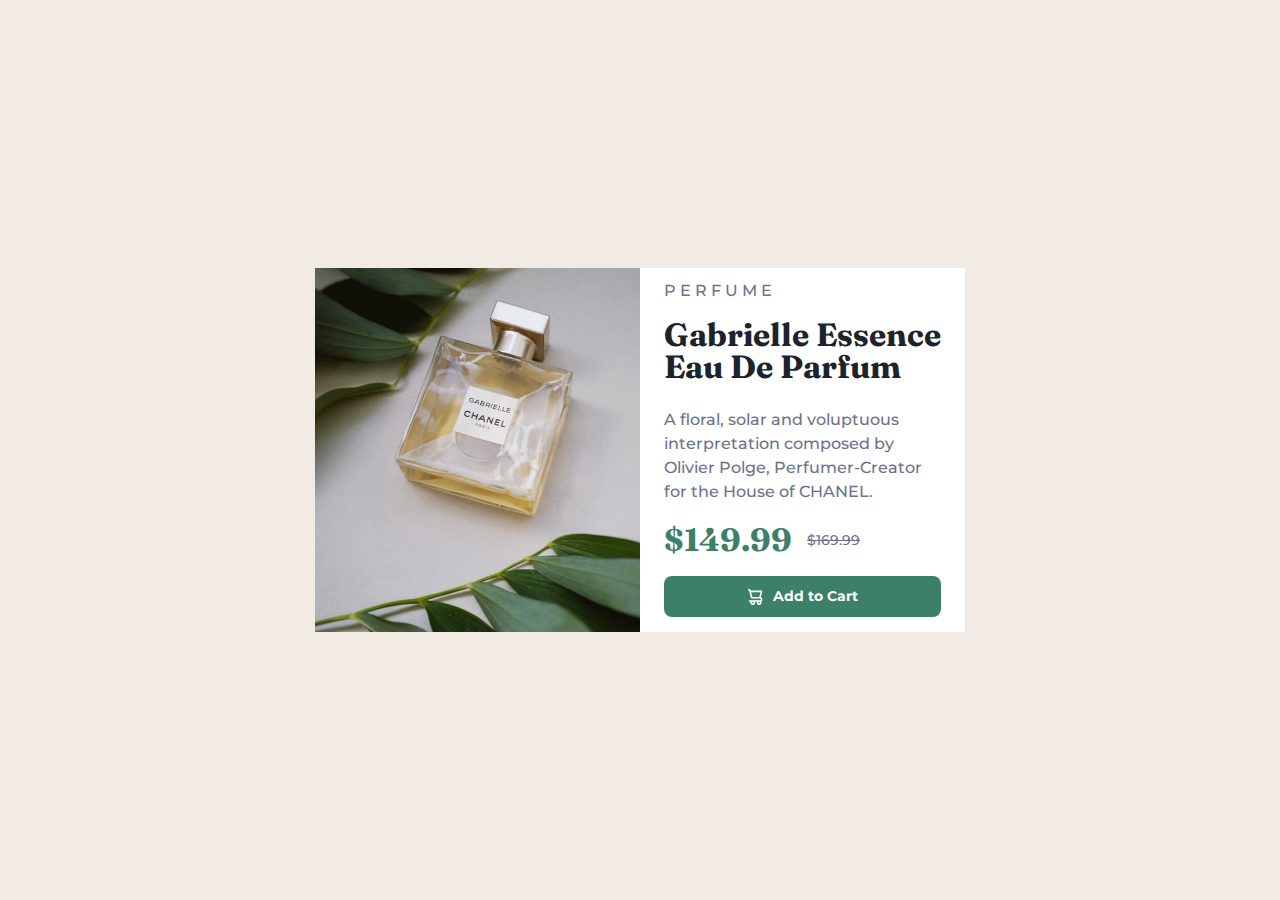
<file: index.html>
<!DOCTYPE html>
<html lang="en">

<head>
    <meta charset="UTF-8">
    <meta name="viewport" content="width=device-width, initial-scale=1.0">
    <!-- displays site properly based on user's device -->
    <link href="https://fonts.googleapis.com/css2?family=Fraunces:wght@700&family=Montserrat:wght@500;700&display=swap" rel="stylesheet">
    <link rel="stylesheet" href="style.css">
    <link rel="icon" type="image/png" sizes="32x32" href="./images/favicon-32x32.png">

    <title>Frontend Mentor | Product preview card component</title>
</head>

<body>

    <main class="card">
        <section class="card_img"></section>
        <section class="card_content">
            <p class="card_name">Perfume</p>
            <h1 class="card_header">Gabrielle Essence Eau De Parfum</h1>
            <p class="card_description">
                A floral, solar and voluptuous interpretation composed by Olivier Polge,
                Perfumer-Creator for the House of CHANEL.
            </p>
            <section class="card_price">
                <span class="new_price">$149.99</span>
                <span class="old_price">$169.99</span>
            </section>
            <a href="#" class="card_btn"><svg width="15" height="16" xmlns="http://www.w3.org/2000/svg"><path d="M14.383 10.388a2.397 2.397 0 0 0-1.518-2.222l1.494-5.593a.8.8 0 0 0-.144-.695.8.8 0 0 0-.631-.28H2.637L2.373.591A.8.8 0 0 0 1.598 0H0v1.598h.983l1.982 7.4a.8.8 0 0 0 .799.59h8.222a.8.8 0 0 1 0 1.599H1.598a.8.8 0 1 0 0 1.598h.943a2.397 2.397 0 1 0 4.507 0h1.885a2.397 2.397 0 1 0 4.331-.376 2.397 2.397 0 0 0 1.12-2.021ZM11.26 7.99H4.395L3.068 3.196h9.477L11.26 7.991Zm-6.465 6.392a.8.8 0 1 1 0-1.598.8.8 0 0 1 0 1.598Zm6.393 0a.8.8 0 1 1 0-1.598.8.8 0 0 1 0 1.598Z" fill="#FFF"/></svg> <span>Add to Cart</span></a>
        </section>
    </main>
</body>

</html>
</file>
<file: style.css>
/* http://meyerweb.com/eric/tools/css/reset/ 
   v2.0 | 20110126
   License: none (public domain)
*/

html, body, div, span, applet, object, iframe,
h1, h2, h3, h4, h5, h6, p, blockquote, pre,
a, abbr, acronym, address, big, cite, code,
del, dfn, em, img, ins, kbd, q, s, samp,
small, strike, strong, sub, sup, tt, var,
b, u, i, center,
dl, dt, dd, ol, ul, li,
fieldset, form, label, legend,
table, caption, tbody, tfoot, thead, tr, th, td,
article, aside, canvas, details, embed, 
figure, figcaption, footer, header, hgroup, 
menu, nav, output, ruby, section, summary,
time, mark, audio, video {
	margin: 0;
	padding: 0;
	border: 0;
	font-size: 100%;
	font: inherit;
	vertical-align: baseline;
}
/* HTML5 display-role reset for older browsers */
article, aside, details, figcaption, figure, 
footer, header, hgroup, menu, nav, section {
	display: block;
}
body {
	line-height: 1;
}
ol, ul {
	list-style: none;
}
blockquote, q {
	quotes: none;
}
blockquote:before, blockquote:after,
q:before, q:after {
	content: '';
	content: none;
}
table {
	border-collapse: collapse;
	border-spacing: 0;
}

html{
    box-sizing: border-box;
}

*, *::before, *::after{
    box-sizing: inherit;
}

body{
    margin: 0;
    min-height: 100vh;
    background-color: hsl(30, 38%, 92%);
    display: flex;
    justify-content: center;
    align-items: center;
    flex-direction: column;
}

.card{
    width: 90vw;
    max-width: 650px;
    background-color: white;
    display: grid;
    grid-template-rows: 1.5fr 2fr;
    font-family: 'Montserrat', sans-serif;
    font-weight: 500;
}

.card_header, .card_price .new_price{
    font-family: 'Fraunces', sans-serif;
    font-weight: 700;
}

.card_img{
    background-image: url(images/image-product-mobile.jpg);
    background-size: cover;
}

.card_content{
    padding: .9em 1.5em;
}

.card_name{
    color: hsl(228, 12%, 48%);
    text-transform: uppercase;
    letter-spacing: 4px;
}

.card_header{
    color: hsl(212, 21%, 14%);
    font-size: 2rem;
    margin: 20px 0 25px;
}

.card_description{
    color: hsl(228, 12%, 48%);
    line-height: 1.5;
}

.card_price{
    margin-top: 20px;
    display: flex;
}

.card_price .new_price{
    margin-right: 15px;
    font-size: 2rem;
    color: hsl(158, 36%, 37%);
}

.card_price .old_price{
    color: hsl(228, 12%, 48%);
    align-self: center;
    text-decoration: line-through;
    font-size: .9rem;
}

.card_btn{
    text-decoration: none;
    color: white;
    background-color: hsl(158, 36%, 37%);
    font-weight: 700;
    display: inline-block;
    text-align: center;
    width: 100%;
    padding: .8em 0;
    border-radius: 8px;
    margin-top: 20px;

    display: flex;
    justify-content: center;
    align-items: center;
}

.card_btn span{
    margin-left: 10px;
    font-size: .9rem;
}

.card_btn:hover, .card_btn:focus{
    background-color: hsl(158, 36%, 20%);
}

@media (min-width: 750px) {
    .card{
        grid-template-columns: 1fr 1fr;
        grid-template-rows: auto;
    }

    .card_img{
        background-image: url(images/image-product-desktop.jpg);
        background-position: center;
    }
}

@media (max-width: 280px) {
    .card{
        grid-template-rows: 1fr 2fr;
    }

    .card_header, .card_price .new_price{
        font-size: 1.4rem;
    }

    .card_price .old_price{
        font-size: .7rem;
    }

    .card_btn{
        padding: .5em 0;
    }
}
</file>
